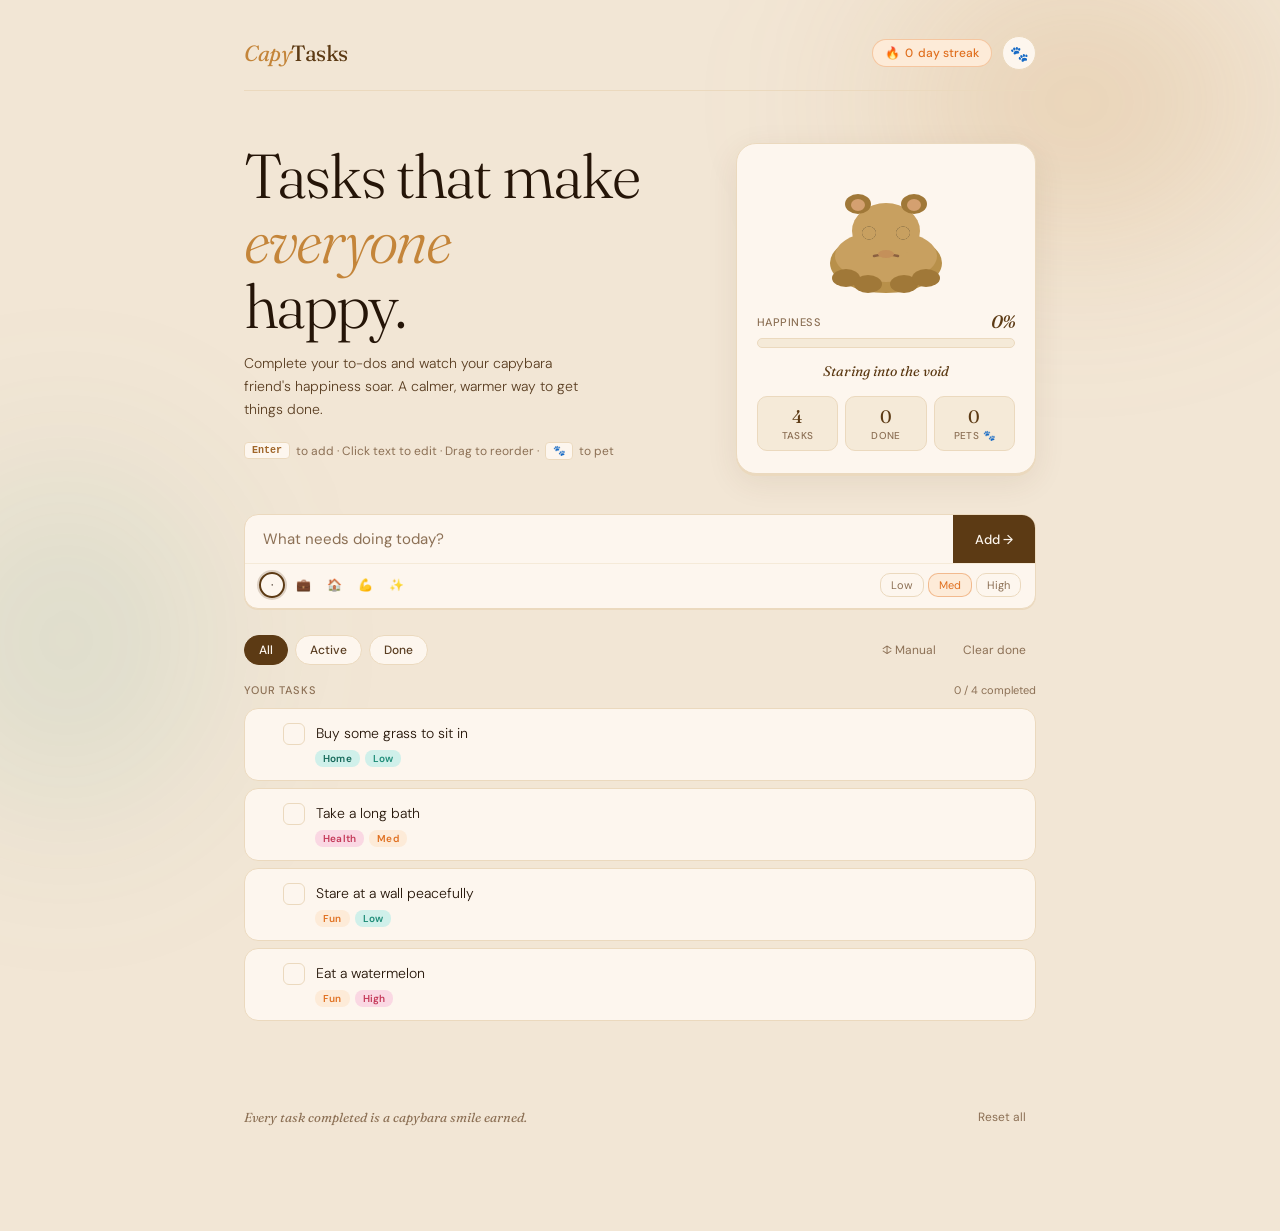
<file: index.html>
<!DOCTYPE html>
<html lang="en">
<head>
  <meta charset="UTF-8" />
  <meta name="viewport" content="width=device-width, initial-scale=1.0" />
  <title>CapyTasks — Happy Productivity</title>

  <link rel="preconnect" href="https://fonts.googleapis.com"/>
  <link href="https://fonts.googleapis.com/css2?family=Fraunces:ital,wght@0,300;0,400;0,500;1,300;1,400&family=DM+Sans:wght@300;400;500&display=swap" rel="stylesheet"/>

  <link rel="stylesheet" href="style.css" />
</head>
<body>

<div class="bg-blob" id="blob1"></div>
<div class="bg-blob" id="blob2"></div>
<div class="bg-blob" id="blob3"></div>

<div class="celebration" id="celebration">
  <div class="cel-card">
    <span class="cel-em">🎉</span>
    <div class="cel-title">All done!</div>
    <div class="cel-sub">
      Your capybara is absolutely thriving.<br/>
      You crushed every single task today.
    </div>
    <button class="cel-close" onclick="closeCelebration()">
      Keep going →
    </button>
  </div>
</div>

<div class="toast" id="toast"></div>

<div class="page">

  <header>
    <div class="brand" onclick="petCapybara()">
      <em>Capy</em>Tasks
    </div>

    <div class="header-right">
      <div class="streak-badge">
        🔥 <span id="streakCount">0</span> day streak
      </div>

      <button class="pet-btn" onclick="petCapybara()" title="Pet the capybara!">
        🐾
      </button>
    </div>
  </header>

  <div class="hero">

    <div>
      <h1 class="hero-title">
        Tasks that make<br/>
        <em>everyone</em><br/>
        happy.
      </h1>

      <p class="hero-sub">
        Complete your to-dos and watch your capybara friend's happiness soar.
        A calmer, warmer way to get things done.
      </p>

      <div class="hint-row">
        <span class="kbd">Enter</span> to add ·
        Click text to edit ·
        Drag to reorder ·
        <span class="kbd">🐾</span> to pet
      </div>
    </div>

    <div class="capy-panel">

      <div class="capy-svg-wrap" onclick="petCapybara()" title="Click to pet!">
        <div class="mood-ring" id="moodRing"></div>

        <!-- SVG -->
        <svg id="capySvg" width="160" height="130" viewBox="0 0 160 130" xmlns="http://www.w3.org/2000/svg">

          <ellipse cx="80" cy="97" rx="56" ry="30" fill="#B8904A"/>
          <ellipse cx="80" cy="90" rx="51" ry="26" fill="#C8A060"/>

          <ellipse cx="40" cy="112" rx="14" ry="9" fill="#A07838"/>
          <ellipse cx="62" cy="118" rx="14" ry="9" fill="#A07838"/>
          <ellipse cx="98" cy="118" rx="14" ry="9" fill="#A07838"/>
          <ellipse cx="120" cy="112" rx="14" ry="9" fill="#A07838"/>

          <ellipse cx="80" cy="65" rx="34" ry="28" fill="#C8A060"/>

          <g id="earL" style="transform-origin:52px 38px">
            <ellipse cx="52" cy="38" rx="13" ry="10" fill="#A07838"/>
            <ellipse cx="52" cy="39" rx="7" ry="6" fill="#D4A070"/>
          </g>

          <g id="earR" style="transform-origin:108px 38px">
            <ellipse cx="108" cy="38" rx="13" ry="10" fill="#A07838"/>
            <ellipse cx="108" cy="39" rx="7" ry="6" fill="#D4A070"/>
          </g>

          <ellipse cx="63" cy="67" rx="7" ry="6.5" fill="#2C2822"/>
          <ellipse cx="97" cy="67" rx="7" ry="6.5" fill="#2C2822"/>

          <ellipse cx="65.5" cy="65" rx="2.5" ry="2.5" fill="#fff"/>
          <ellipse cx="99.5" cy="65" rx="2.5" ry="2.5" fill="#fff"/>

          <ellipse cx="63" cy="67" rx="7" ry="6.5" fill="#C8A060" id="blinkL"/>
          <ellipse cx="97" cy="67" rx="7" ry="6.5" fill="#C8A060" id="blinkR"/>

          <path id="capyMouth"
            d="M 68 88 Q 80 93 92 88"
            stroke="#8B6040"
            stroke-width="2.5"
            fill="none"
            stroke-linecap="round"/>

          <ellipse cx="80" cy="88" rx="8" ry="4" fill="#C4905A"/>

          <ellipse cx="52" cy="76" rx="9" ry="6" fill="#E88090" opacity="0" id="blushL"/>
          <ellipse cx="108" cy="76" rx="9" ry="6" fill="#E88090" opacity="0" id="blushR"/>

        </svg>
      </div>

      <div class="hap-row">
        <div class="hap-top">
          <span>Happiness</span>
          <span class="hap-pct" id="pctLabel">0%</span>
        </div>

        <div class="hap-track">
          <div class="hap-fill" id="meterFill" style="width:0%">
            <div class="hap-shimmer"></div>
          </div>
        </div>
      </div>

      <div class="mood-label" id="moodLabel">
        Waiting for tasks…
      </div>

      <div class="stats-row">
        <div class="stat-chip">
          <div class="stat-v" id="statTotal">0</div>
          <div class="stat-l">Tasks</div>
        </div>

        <div class="stat-chip">
          <div class="stat-v" id="statDone">0</div>
          <div class="stat-l">Done</div>
        </div>

        <div class="stat-chip">
          <div class="stat-v" id="statPets">0</div>
          <div class="stat-l">Pets 🐾</div>
        </div>
      </div>

    </div>
  </div>

  <!-- ADD TASK -->
  <div class="add-wrap">

    <div class="add-main">
      <input
        class="add-input"
        id="taskInput"
        type="text"
        placeholder="What needs doing today?"
        onkeydown="if(event.key==='Enter')addTask()"
      />

      <button class="add-btn" onclick="addTask()">
        Add →
      </button>
    </div>

    <div class="add-meta">

      <div class="cat-pick" id="catPick">
        <div class="cat-dot sel" data-cat="none">·</div>
        <div class="cat-dot" data-cat="work">💼</div>
        <div class="cat-dot" data-cat="home">🏠</div>
        <div class="cat-dot" data-cat="health">💪</div>
        <div class="cat-dot" data-cat="fun">✨</div>
      </div>

      <div class="pri-pick" id="priPick">
        <button class="pri-btn" data-pri="low">Low</button>
        <button class="pri-btn sel-med" data-pri="med">Med</button>
        <button class="pri-btn" data-pri="high">High</button>
      </div>

    </div>
  </div>

  <!-- FILTERS -->
  <div class="filter-row">
    <button class="filter-btn active" data-filter="all" onclick="setFilter('all')">All</button>
    <button class="filter-btn" data-filter="active" onclick="setFilter('active')">Active</button>
    <button class="filter-btn" data-filter="done" onclick="setFilter('done')">Done</button>

    <span class="filter-sep"></span>

    <button class="ctrl-btn" onclick="cycleSortOrder()" id="sortBtn">
      ↕ Manual
    </button>

    <button class="ctrl-btn danger" onclick="clearDone()">
      Clear done
    </button>
  </div>

  <div class="tasks-header">
    <div class="tasks-title">Your tasks</div>
    <div class="tasks-meta" id="tasksMeta"></div>
  </div>

  <div
    class="task-list"
    id="taskList"
    ondragover="onDragOver(event)"
    ondrop="onDrop(event)"
    ondragleave="onDragLeave(event)"
  ></div>

  <footer>
    <span class="footer-quote">
      Every task completed is a capybara smile earned.
    </span>

    <button class="ctrl-btn danger" onclick="resetAll()">
      Reset all
    </button>
  </footer>

</div>

<script src="script.js"></script>
</body>
</html>
</file>
<file: style.css>
*{box-sizing:border-box;margin:0;padding:0}
:root{
  /* Page background — warm terracotta cream */
  --page-bg:#F2E6D5;
  /* Surface layers */
  --surface:#FDF6EE;       /* cards, panels */
  --surface2:#F5EAD8;      /* inner trays */
  --surface3:#EBD9BE;      /* borders, dividers */
  --surface4:#D9C5A0;      /* stronger borders */
  /* Capy brand — richer burnt caramel */
  --capy:#C4853A;
  --capy-mid:#A0662A;
  --capy-deep:#5C3A14;
  /* Teal accent — replaces muddy green */
  --teal:#1E8C78;
  --teal-light:#D0F0EA;
  --teal-mid:#156859;
  /* Sunset orange — replaces dull amber */
  --sun:#E07020;
  --sun-light:#FDEBD8;
  /* Rose — replaces washed red */
  --rose:#C43858;
  --rose-light:#FAD8E3;
  /* Periwinkle — replaces flat blue */
  --iris:#5058C8;
  --iris-light:#DDE0F8;
  /* Text */
  --text:#251508;
  --text-soft:#5A3E22;
  --text-muted:#8C7055;
  /* Misc */
  --radius:14px;
}
html,body{min-height:100vh;background:var(--page-bg);color:var(--text);font-family:'DM Sans',sans-serif;overflow-x:hidden}

.bg-blob{position:fixed;border-radius:50%;pointer-events:none;z-index:0;filter:blur(80px)}
#blob1{width:560px;height:420px;background:radial-gradient(ellipse,rgba(196,133,58,.28),transparent 68%);top:-12%;right:-6%}
#blob2{width:440px;height:520px;background:radial-gradient(ellipse,rgba(30,140,120,.14),transparent 68%);bottom:0;left:-12%}
#blob3{width:360px;height:360px;background:radial-gradient(ellipse,rgba(30,140,120,.22),transparent 68%);top:36%;right:6%;opacity:0;transition:opacity 1.2s}

.page{position:relative;z-index:1;max-width:840px;margin:0 auto;padding:36px 24px 100px}

/* HEADER */
header{display:flex;align-items:center;justify-content:space-between;margin-bottom:52px;padding-bottom:20px;border-bottom:1.5px solid var(--surface3)}
.brand{font-family:'Fraunces',serif;font-size:22px;font-weight:400;color:var(--capy-deep);letter-spacing:-.02em;cursor:pointer;user-select:none;transition:opacity .2s}
.brand:hover{opacity:.75}
.brand em{font-style:italic;color:var(--capy)}
.header-right{display:flex;align-items:center;gap:10px}
.streak-badge{display:flex;align-items:center;gap:5px;font-size:12px;font-weight:500;padding:5px 12px;border-radius:20px;background:var(--sun-light);color:var(--sun);border:1px solid rgba(224,112,32,.3);transition:transform .2s}
.streak-badge:hover{transform:scale(1.04)}
.pet-btn{width:34px;height:34px;border-radius:50%;background:var(--surface);border:1px solid var(--surface3);cursor:pointer;display:flex;align-items:center;justify-content:center;font-size:15px;transition:transform .2s,box-shadow .2s;line-height:1}
.pet-btn:hover{transform:scale(1.15) rotate(-10deg);box-shadow:0 3px 10px rgba(0,0,0,.12)}

/* HERO */
.hero{display:grid;grid-template-columns:1fr 300px;gap:28px;align-items:start;margin-bottom:40px}
@media(max-width:660px){.hero{grid-template-columns:1fr}.capy-panel{order:-1}}
.hero-title{font-family:'Fraunces',serif;font-size:clamp(38px,5.5vw,62px);font-weight:300;line-height:1.05;letter-spacing:-.03em;margin-bottom:14px}
.hero-title em{font-style:italic;color:var(--capy)}
.hero-sub{font-size:14px;color:var(--text-soft);line-height:1.65;max-width:340px;font-weight:300;margin-bottom:20px}
.hint-row{font-size:12px;color:var(--text-muted);display:flex;align-items:center;gap:6px;flex-wrap:wrap}
.kbd{display:inline-block;padding:2px 7px;background:var(--surface);border:1px solid var(--surface3);border-radius:4px;font-size:10px;font-family:monospace;color:var(--capy-mid);font-weight:600}

/* CAPY PANEL */
.capy-panel{background:var(--surface);border:1px solid var(--surface3);border-radius:20px;padding:22px 20px;display:flex;flex-direction:column;align-items:center;gap:14px;box-shadow:0 2px 0 var(--surface3),0 8px 32px rgba(92,58,20,.09);position:sticky;top:20px}
.capy-svg-wrap{position:relative;width:160px;height:130px;cursor:pointer}
.capy-svg-wrap:hover #capySvg{transform:scale(1.06)}
#capySvg{transition:transform .3s cubic-bezier(.34,1.56,.64,1)}
.mood-ring{position:absolute;inset:-10px;border-radius:50%;border:2.5px solid transparent;transition:border-color .9s,box-shadow .9s;pointer-events:none}
.mood-ring.pulse{animation:ringPulse 1.6s ease-in-out 3}
@keyframes ringPulse{0%,100%{transform:scale(1)}50%{transform:scale(1.1)}}
.hap-row{width:100%;display:flex;flex-direction:column;gap:5px}
.hap-top{display:flex;justify-content:space-between;align-items:center;font-size:11px;color:var(--text-muted);font-weight:500;letter-spacing:.04em;text-transform:uppercase}
.hap-pct{font-family:'Fraunces',serif;font-size:18px;color:var(--capy-deep);font-style:italic;letter-spacing:-.02em}
.hap-track{height:10px;background:var(--surface2);border-radius:5px;overflow:hidden;position:relative;border:1px solid var(--surface3)}
.hap-fill{height:100%;border-radius:5px;background:var(--capy);transition:width .8s cubic-bezier(.34,1.56,.64,1),background .7s}
.hap-shimmer{position:absolute;top:0;left:-120%;width:60%;height:100%;background:linear-gradient(90deg,transparent,rgba(255,255,255,.6),transparent);animation:shim 2.2s infinite}
@keyframes shim{to{left:220%}}
.mood-label{text-align:center;font-family:'Fraunces',serif;font-style:italic;font-size:14px;color:var(--capy-deep);min-height:20px}
.mood-change{animation:moodSlide .35s ease}
@keyframes moodSlide{from{opacity:0;transform:translateY(5px)}to{opacity:1;transform:translateY(0)}}
.stats-row{display:flex;gap:7px;width:100%}
.stat-chip{flex:1;text-align:center;padding:8px 4px;background:var(--surface2);border-radius:10px;border:1px solid var(--surface3);cursor:default;transition:border-color .15s}
.stat-chip:hover{border-color:var(--surface4)}
.stat-v{font-family:'Fraunces',serif;font-size:18px;color:var(--capy-deep)}
.stat-l{font-size:10px;color:var(--text-muted);font-weight:500;letter-spacing:.04em;text-transform:uppercase;margin-top:1px}

/* ADD TASK */
.add-wrap{margin-bottom:26px;background:var(--surface);border:1.5px solid var(--surface3);border-radius:var(--radius);overflow:hidden;box-shadow:0 1px 0 var(--surface3);transition:border-color .2s,box-shadow .2s}
.add-wrap:focus-within{border-color:var(--capy);box-shadow:0 0 0 3px rgba(196,133,58,.18)}
.add-main{display:flex}
.add-input{flex:1;font-family:'DM Sans',sans-serif;font-size:15px;padding:14px 18px;background:none;border:none;color:var(--text);outline:none}
.add-input::placeholder{color:var(--text-muted)}
.add-btn{font-family:'DM Sans',sans-serif;font-size:13px;font-weight:500;padding:0 22px;background:var(--capy-deep);color:var(--surface);border:none;cursor:pointer;transition:background .15s,transform .1s;white-space:nowrap}
.add-btn:hover{background:var(--capy)}
.add-btn:active{transform:scale(.96)}
.add-meta{display:flex;align-items:center;gap:8px;padding:8px 14px 10px;border-top:1px solid var(--surface2);flex-wrap:wrap}
.cat-pick{display:flex;gap:5px}
.cat-dot{width:26px;height:26px;border-radius:50%;cursor:pointer;display:flex;align-items:center;justify-content:center;font-size:12px;border:2px solid transparent;transition:transform .15s,border-color .15s}
.cat-dot:hover{transform:scale(1.2)}
.cat-dot.sel{border-color:var(--capy-deep);box-shadow:0 0 0 2px rgba(92,58,20,.2)}
.pri-pick{display:flex;gap:4px;margin-left:auto}
.pri-btn{font-size:11px;padding:4px 10px;border-radius:10px;border:1px solid var(--surface3);background:none;cursor:pointer;color:var(--text-muted);transition:all .15s;font-family:'DM Sans',sans-serif}
.pri-btn:hover{background:var(--surface2);color:var(--text)}
.pri-btn.sel-high{background:var(--rose-light);color:var(--rose);border-color:rgba(196,56,88,.4)}
.pri-btn.sel-med{background:var(--sun-light);color:var(--sun);border-color:rgba(224,112,32,.4)}
.pri-btn.sel-low{background:var(--teal-light);color:var(--teal);border-color:rgba(30,140,120,.4)}

/* FILTERS */
.filter-row{display:flex;align-items:center;gap:7px;margin-bottom:18px;flex-wrap:wrap}
.filter-btn{font-family:'DM Sans',sans-serif;font-size:12px;font-weight:500;padding:6px 14px;border-radius:20px;border:1px solid var(--surface3);background:var(--surface);color:var(--text-soft);cursor:pointer;transition:all .15s}
.filter-btn:hover{border-color:var(--capy);color:var(--capy-deep)}
.filter-btn.active{background:var(--capy-deep);color:var(--surface);border-color:var(--capy-deep)}
.filter-sep{flex:1}
.ctrl-btn{font-size:12px;color:var(--text-muted);cursor:pointer;padding:5px 9px;border-radius:8px;border:1px solid transparent;background:none;font-family:'DM Sans',sans-serif;transition:all .15s}
.ctrl-btn:hover{border-color:var(--surface3);color:var(--text)}
.ctrl-btn.danger:hover{border-color:var(--rose);color:var(--rose)}

/* TASKS */
.tasks-header{display:flex;align-items:center;justify-content:space-between;margin-bottom:11px}
.tasks-title{font-size:11px;font-weight:500;letter-spacing:.08em;text-transform:uppercase;color:var(--text-muted)}
.tasks-meta{font-size:11px;color:var(--text-muted)}
.task-list{display:flex;flex-direction:column;gap:7px;min-height:20px}
.task-list.drag-over{outline:2px dashed var(--capy);outline-offset:6px;border-radius:var(--radius)}

.task-item{
  display:flex;align-items:flex-start;gap:10px;
  padding:13px 14px;
  background:var(--surface);
  border:1px solid var(--surface3);
  border-radius:var(--radius);
  transition:opacity .3s,border-color .2s,box-shadow .2s,transform .15s;
  animation:slideIn .22s ease-out both;
  position:relative;
}
.task-item:hover{border-color:var(--capy);box-shadow:0 3px 14px rgba(196,133,58,.18);transform:translateX(2px)}
.task-item.done{opacity:.42}
.task-item.done:hover{opacity:.65;transform:none}
.task-item.dragging{opacity:.35;transform:scale(.97)}
.task-item.drag-over-top{border-top-color:var(--teal);border-top-width:3px}
.task-item.drag-over-bottom{border-bottom-color:var(--teal);border-bottom-width:3px}
@keyframes slideIn{from{opacity:0;transform:translateX(-12px)}to{opacity:1;transform:translateX(0)}}
.drag-handle{cursor:grab;color:var(--text-muted);font-size:13px;opacity:0;transition:opacity .15s;flex-shrink:0;padding:3px 2px;margin-top:1px;line-height:1}
.task-item:hover .drag-handle{opacity:.5}
.drag-handle:active{cursor:grabbing}

.check{
  width:22px;height:22px;border-radius:6px;border:1.5px solid var(--surface3);
  background:none;cursor:pointer;flex-shrink:0;margin-top:1px;
  display:flex;align-items:center;justify-content:center;
  transition:all .2s;position:relative;
}
.check:hover{border-color:var(--capy);background:rgba(196,133,58,.12);transform:scale(1.12)}
.check.done{background:var(--teal);border-color:var(--teal)}
.check.done::after{content:'';display:block;width:11px;height:7px;border-left:2px solid #fff;border-bottom:2px solid #fff;transform:rotate(-45deg) translateY(-1px)}
.check.pop{animation:checkPop .35s cubic-bezier(.36,.07,.19,.97)}
@keyframes checkPop{0%{transform:scale(1)}40%{transform:scale(1.45)}70%{transform:scale(.92)}100%{transform:scale(1)}}

.task-body{flex:1;min-width:0}
.task-text-el{font-size:14px;color:var(--text);font-weight:300;line-height:1.5;border:1px solid transparent;border-radius:6px;padding:2px 5px;margin:-2px -5px;transition:border-color .15s,background .15s;outline:none;cursor:text;word-break:break-word;white-space:pre-wrap}
.task-text-el:hover{border-color:var(--surface3)}
.task-text-el:focus{border-color:var(--capy);background:rgba(196,133,58,.06)}
.task-item.done .task-text-el{text-decoration:line-through;color:var(--text-muted)}
.task-tags{display:flex;gap:5px;margin-top:5px;flex-wrap:wrap}
.tag{font-size:10px;font-weight:600;padding:2px 8px;border-radius:8px;letter-spacing:.02em}
/* Category tags — vivid fills */
.cat-work{background:var(--iris-light);color:var(--iris)}
.cat-home{background:var(--teal-light);color:var(--teal-mid)}
.cat-health{background:var(--rose-light);color:var(--rose)}
.cat-fun{background:var(--sun-light);color:var(--sun)}
/* Priority tags */
.pri-high{background:var(--rose-light);color:var(--rose)}
.pri-med{background:var(--sun-light);color:var(--sun)}
.pri-low{background:var(--teal-light);color:var(--teal)}
.task-actions{display:flex;align-items:center;gap:2px;flex-shrink:0;margin-top:1px}
.act-btn{background:none;border:none;cursor:pointer;padding:5px;border-radius:6px;color:var(--text-muted);font-size:15px;line-height:1;transition:all .15s;opacity:0}
.task-item:hover .act-btn{opacity:1}
.act-btn:hover{color:var(--text);background:var(--surface2)}
.act-btn.del:hover{color:var(--rose);background:var(--rose-light)}

.empty{text-align:center;padding:44px 24px;color:var(--text-muted);font-family:'Fraunces',serif;font-style:italic;font-size:17px;animation:fadeIn .3s ease}
@keyframes fadeIn{from{opacity:0}to{opacity:1}}

/* CELEBRATION */
.celebration{position:fixed;inset:0;z-index:600;display:flex;align-items:center;justify-content:center;background:rgba(245,237,214,.88);backdrop-filter:blur(6px);opacity:0;pointer-events:none;transition:opacity .4s}
.celebration.show{opacity:1;pointer-events:all}
.cel-card{background:var(--white);border:1px solid var(--sand3);border-radius:24px;padding:44px 52px;text-align:center;box-shadow:0 20px 60px rgba(107,78,42,.15);transform:scale(.75);transition:transform .45s cubic-bezier(.34,1.56,.64,1)}
.celebration.show .cel-card{transform:scale(1)}
.cel-em{font-size:68px;margin-bottom:14px;display:block;animation:spinIn .5s .1s both}
@keyframes spinIn{from{transform:rotate(-25deg) scale(.4)}to{transform:rotate(0) scale(1)}}
.cel-title{font-family:'Fraunces',serif;font-size:30px;font-weight:400;color:var(--capy-deep);margin-bottom:8px}
.cel-sub{font-size:14px;color:var(--text-soft);margin-bottom:26px;font-weight:300;line-height:1.6}
.cel-close{font-family:'DM Sans',sans-serif;font-size:14px;font-weight:500;padding:12px 32px;background:var(--capy-deep);color:var(--white);border:none;border-radius:var(--radius);cursor:pointer;transition:background .15s}
.cel-close:hover{background:var(--capy)}

/* TOAST */
.toast{position:fixed;bottom:24px;right:24px;background:var(--capy-deep);color:var(--white);font-size:13px;padding:10px 18px;border-radius:10px;box-shadow:0 4px 16px rgba(0,0,0,.15);opacity:0;transform:translateY(8px);transition:all .25s;pointer-events:none;z-index:900}
.toast.show{opacity:1;transform:translateY(0)}

/* PARTICLES */
.particle{position:fixed;pointer-events:none;z-index:800;animation:particleFly 1.1s ease-out forwards}
@keyframes particleFly{0%{opacity:1;transform:translate(0,0) scale(1)}100%{opacity:0;transform:translate(var(--dx),var(--dy)) scale(.15) rotate(var(--dr))}}
.confetti-piece{position:fixed;pointer-events:none;z-index:800;animation:cfall var(--dur) linear forwards}
@keyframes cfall{0%{opacity:1;transform:translateY(0) rotate(0) translateX(0)}100%{opacity:0;transform:translateY(105vh) rotate(540deg) translateX(var(--dx))}}

/* CAPY ANIMATIONS */
.capy-bounce{animation:capBounce .52s cubic-bezier(.36,.07,.19,.97)}
@keyframes capBounce{0%,100%{transform:translateY(0) scale(1)}35%{transform:translateY(-15px) scale(.96)}65%{transform:translateY(-5px) scale(1.02)}}
.ear-wiggle{animation:earWig .42s ease-in-out}
@keyframes earWig{0%,100%{transform:rotate(0)}25%{transform:rotate(-20deg)}75%{transform:rotate(14deg)}}

/* FOOTER */
footer{margin-top:60px;padding-top:22px;border-top:1px solid var(--sand3);display:flex;align-items:center;justify-content:space-between}
.footer-quote{font-family:'Fraunces',serif;font-style:italic;font-size:13px;color:var(--text-muted)}
</file>
<file: capystyle.css>
*{box-sizing:border-box;margin:0;padding:0}
:root{
  /* Page background — warm terracotta cream */
  --page-bg:#F2E6D5;
  /* Surface layers */
  --surface:#FDF6EE;       /* cards, panels */
  --surface2:#F5EAD8;      /* inner trays */
  --surface3:#EBD9BE;      /* borders, dividers */
  --surface4:#D9C5A0;      /* stronger borders */
  /* Capy brand — richer burnt caramel */
  --capy:#C4853A;
  --capy-mid:#A0662A;
  --capy-deep:#5C3A14;
  /* Teal accent — replaces muddy green */
  --teal:#1E8C78;
  --teal-light:#D0F0EA;
  --teal-mid:#156859;
  /* Sunset orange — replaces dull amber */
  --sun:#E07020;
  --sun-light:#FDEBD8;
  /* Rose — replaces washed red */
  --rose:#C43858;
  --rose-light:#FAD8E3;
  /* Periwinkle — replaces flat blue */
  --iris:#5058C8;
  --iris-light:#DDE0F8;
  /* Text */
  --text:#251508;
  --text-soft:#5A3E22;
  --text-muted:#8C7055;
  /* Misc */
  --radius:14px;
}
html,body{min-height:100vh;background:var(--page-bg);color:var(--text);font-family:'DM Sans',sans-serif;overflow-x:hidden}

.bg-blob{position:fixed;border-radius:50%;pointer-events:none;z-index:0;filter:blur(80px)}
#blob1{width:560px;height:420px;background:radial-gradient(ellipse,rgba(196,133,58,.28),transparent 68%);top:-12%;right:-6%}
#blob2{width:440px;height:520px;background:radial-gradient(ellipse,rgba(30,140,120,.14),transparent 68%);bottom:0;left:-12%}
#blob3{width:360px;height:360px;background:radial-gradient(ellipse,rgba(30,140,120,.22),transparent 68%);top:36%;right:6%;opacity:0;transition:opacity 1.2s}

.page{position:relative;z-index:1;max-width:840px;margin:0 auto;padding:36px 24px 100px}

/* HEADER */
header{display:flex;align-items:center;justify-content:space-between;margin-bottom:52px;padding-bottom:20px;border-bottom:1.5px solid var(--surface3)}
.brand{font-family:'Fraunces',serif;font-size:22px;font-weight:400;color:var(--capy-deep);letter-spacing:-.02em;cursor:pointer;user-select:none;transition:opacity .2s}
.brand:hover{opacity:.75}
.brand em{font-style:italic;color:var(--capy)}
.header-right{display:flex;align-items:center;gap:10px}
.streak-badge{display:flex;align-items:center;gap:5px;font-size:12px;font-weight:500;padding:5px 12px;border-radius:20px;background:var(--sun-light);color:var(--sun);border:1px solid rgba(224,112,32,.3);transition:transform .2s}
.streak-badge:hover{transform:scale(1.04)}
.pet-btn{width:34px;height:34px;border-radius:50%;background:var(--surface);border:1px solid var(--surface3);cursor:pointer;display:flex;align-items:center;justify-content:center;font-size:15px;transition:transform .2s,box-shadow .2s;line-height:1}
.pet-btn:hover{transform:scale(1.15) rotate(-10deg);box-shadow:0 3px 10px rgba(0,0,0,.12)}

/* HERO */
.hero{display:grid;grid-template-columns:1fr 300px;gap:28px;align-items:start;margin-bottom:40px}
@media(max-width:660px){.hero{grid-template-columns:1fr}.capy-panel{order:-1}}
.hero-title{font-family:'Fraunces',serif;font-size:clamp(38px,5.5vw,62px);font-weight:300;line-height:1.05;letter-spacing:-.03em;margin-bottom:14px}
.hero-title em{font-style:italic;color:var(--capy)}
.hero-sub{font-size:14px;color:var(--text-soft);line-height:1.65;max-width:340px;font-weight:300;margin-bottom:20px}
.hint-row{font-size:12px;color:var(--text-muted);display:flex;align-items:center;gap:6px;flex-wrap:wrap}
.kbd{display:inline-block;padding:2px 7px;background:var(--surface);border:1px solid var(--surface3);border-radius:4px;font-size:10px;font-family:monospace;color:var(--capy-mid);font-weight:600}

/* CAPY PANEL */
.capy-panel{background:var(--surface);border:1px solid var(--surface3);border-radius:20px;padding:22px 20px;display:flex;flex-direction:column;align-items:center;gap:14px;box-shadow:0 2px 0 var(--surface3),0 8px 32px rgba(92,58,20,.09);position:sticky;top:20px}
.capy-svg-wrap{position:relative;width:160px;height:130px;cursor:pointer}
.capy-svg-wrap:hover #capySvg{transform:scale(1.06)}
#capySvg{transition:transform .3s cubic-bezier(.34,1.56,.64,1)}
.mood-ring{position:absolute;inset:-10px;border-radius:50%;border:2.5px solid transparent;transition:border-color .9s,box-shadow .9s;pointer-events:none}
.mood-ring.pulse{animation:ringPulse 1.6s ease-in-out 3}
@keyframes ringPulse{0%,100%{transform:scale(1)}50%{transform:scale(1.1)}}
.hap-row{width:100%;display:flex;flex-direction:column;gap:5px}
.hap-top{display:flex;justify-content:space-between;align-items:center;font-size:11px;color:var(--text-muted);font-weight:500;letter-spacing:.04em;text-transform:uppercase}
.hap-pct{font-family:'Fraunces',serif;font-size:18px;color:var(--capy-deep);font-style:italic;letter-spacing:-.02em}
.hap-track{height:10px;background:var(--surface2);border-radius:5px;overflow:hidden;position:relative;border:1px solid var(--surface3)}
.hap-fill{height:100%;border-radius:5px;background:var(--capy);transition:width .8s cubic-bezier(.34,1.56,.64,1),background .7s}
.hap-shimmer{position:absolute;top:0;left:-120%;width:60%;height:100%;background:linear-gradient(90deg,transparent,rgba(255,255,255,.6),transparent);animation:shim 2.2s infinite}
@keyframes shim{to{left:220%}}
.mood-label{text-align:center;font-family:'Fraunces',serif;font-style:italic;font-size:14px;color:var(--capy-deep);min-height:20px}
.mood-change{animation:moodSlide .35s ease}
@keyframes moodSlide{from{opacity:0;transform:translateY(5px)}to{opacity:1;transform:translateY(0)}}
.stats-row{display:flex;gap:7px;width:100%}
.stat-chip{flex:1;text-align:center;padding:8px 4px;background:var(--surface2);border-radius:10px;border:1px solid var(--surface3);cursor:default;transition:border-color .15s}
.stat-chip:hover{border-color:var(--surface4)}
.stat-v{font-family:'Fraunces',serif;font-size:18px;color:var(--capy-deep)}
.stat-l{font-size:10px;color:var(--text-muted);font-weight:500;letter-spacing:.04em;text-transform:uppercase;margin-top:1px}

/* ADD TASK */
.add-wrap{margin-bottom:26px;background:var(--surface);border:1.5px solid var(--surface3);border-radius:var(--radius);overflow:hidden;box-shadow:0 1px 0 var(--surface3);transition:border-color .2s,box-shadow .2s}
.add-wrap:focus-within{border-color:var(--capy);box-shadow:0 0 0 3px rgba(196,133,58,.18)}
.add-main{display:flex}
.add-input{flex:1;font-family:'DM Sans',sans-serif;font-size:15px;padding:14px 18px;background:none;border:none;color:var(--text);outline:none}
.add-input::placeholder{color:var(--text-muted)}
.add-btn{font-family:'DM Sans',sans-serif;font-size:13px;font-weight:500;padding:0 22px;background:var(--capy-deep);color:var(--surface);border:none;cursor:pointer;transition:background .15s,transform .1s;white-space:nowrap}
.add-btn:hover{background:var(--capy)}
.add-btn:active{transform:scale(.96)}
.add-meta{display:flex;align-items:center;gap:8px;padding:8px 14px 10px;border-top:1px solid var(--surface2);flex-wrap:wrap}
.cat-pick{display:flex;gap:5px}
.cat-dot{width:26px;height:26px;border-radius:50%;cursor:pointer;display:flex;align-items:center;justify-content:center;font-size:12px;border:2px solid transparent;transition:transform .15s,border-color .15s}
.cat-dot:hover{transform:scale(1.2)}
.cat-dot.sel{border-color:var(--capy-deep);box-shadow:0 0 0 2px rgba(92,58,20,.2)}
.pri-pick{display:flex;gap:4px;margin-left:auto}
.pri-btn{font-size:11px;padding:4px 10px;border-radius:10px;border:1px solid var(--surface3);background:none;cursor:pointer;color:var(--text-muted);transition:all .15s;font-family:'DM Sans',sans-serif}
.pri-btn:hover{background:var(--surface2);color:var(--text)}
.pri-btn.sel-high{background:var(--rose-light);color:var(--rose);border-color:rgba(196,56,88,.4)}
.pri-btn.sel-med{background:var(--sun-light);color:var(--sun);border-color:rgba(224,112,32,.4)}
.pri-btn.sel-low{background:var(--teal-light);color:var(--teal);border-color:rgba(30,140,120,.4)}

/* FILTERS */
.filter-row{display:flex;align-items:center;gap:7px;margin-bottom:18px;flex-wrap:wrap}
.filter-btn{font-family:'DM Sans',sans-serif;font-size:12px;font-weight:500;padding:6px 14px;border-radius:20px;border:1px solid var(--surface3);background:var(--surface);color:var(--text-soft);cursor:pointer;transition:all .15s}
.filter-btn:hover{border-color:var(--capy);color:var(--capy-deep)}
.filter-btn.active{background:var(--capy-deep);color:var(--surface);border-color:var(--capy-deep)}
.filter-sep{flex:1}
.ctrl-btn{font-size:12px;color:var(--text-muted);cursor:pointer;padding:5px 9px;border-radius:8px;border:1px solid transparent;background:none;font-family:'DM Sans',sans-serif;transition:all .15s}
.ctrl-btn:hover{border-color:var(--surface3);color:var(--text)}
.ctrl-btn.danger:hover{border-color:var(--rose);color:var(--rose)}

/* TASKS */
.tasks-header{display:flex;align-items:center;justify-content:space-between;margin-bottom:11px}
.tasks-title{font-size:11px;font-weight:500;letter-spacing:.08em;text-transform:uppercase;color:var(--text-muted)}
.tasks-meta{font-size:11px;color:var(--text-muted)}
.task-list{display:flex;flex-direction:column;gap:7px;min-height:20px}
.task-list.drag-over{outline:2px dashed var(--capy);outline-offset:6px;border-radius:var(--radius)}

.task-item{
  display:flex;align-items:flex-start;gap:10px;
  padding:13px 14px;
  background:var(--surface);
  border:1px solid var(--surface3);
  border-radius:var(--radius);
  transition:opacity .3s,border-color .2s,box-shadow .2s,transform .15s;
  animation:slideIn .22s ease-out both;
  position:relative;
}
.task-item:hover{border-color:var(--capy);box-shadow:0 3px 14px rgba(196,133,58,.18);transform:translateX(2px)}
.task-item.done{opacity:.42}
.task-item.done:hover{opacity:.65;transform:none}
.task-item.dragging{opacity:.35;transform:scale(.97)}
.task-item.drag-over-top{border-top-color:var(--teal);border-top-width:3px}
.task-item.drag-over-bottom{border-bottom-color:var(--teal);border-bottom-width:3px}
@keyframes slideIn{from{opacity:0;transform:translateX(-12px)}to{opacity:1;transform:translateX(0)}}
.drag-handle{cursor:grab;color:var(--text-muted);font-size:13px;opacity:0;transition:opacity .15s;flex-shrink:0;padding:3px 2px;margin-top:1px;line-height:1}
.task-item:hover .drag-handle{opacity:.5}
.drag-handle:active{cursor:grabbing}

.check{
  width:22px;height:22px;border-radius:6px;border:1.5px solid var(--surface3);
  background:none;cursor:pointer;flex-shrink:0;margin-top:1px;
  display:flex;align-items:center;justify-content:center;
  transition:all .2s;position:relative;
}
.check:hover{border-color:var(--capy);background:rgba(196,133,58,.12);transform:scale(1.12)}
.check.done{background:var(--teal);border-color:var(--teal)}
.check.done::after{content:'';display:block;width:11px;height:7px;border-left:2px solid #fff;border-bottom:2px solid #fff;transform:rotate(-45deg) translateY(-1px)}
.check.pop{animation:checkPop .35s cubic-bezier(.36,.07,.19,.97)}
@keyframes checkPop{0%{transform:scale(1)}40%{transform:scale(1.45)}70%{transform:scale(.92)}100%{transform:scale(1)}}

.task-body{flex:1;min-width:0}
.task-text-el{font-size:14px;color:var(--text);font-weight:300;line-height:1.5;border:1px solid transparent;border-radius:6px;padding:2px 5px;margin:-2px -5px;transition:border-color .15s,background .15s;outline:none;cursor:text;word-break:break-word;white-space:pre-wrap}
.task-text-el:hover{border-color:var(--surface3)}
.task-text-el:focus{border-color:var(--capy);background:rgba(196,133,58,.06)}
.task-item.done .task-text-el{text-decoration:line-through;color:var(--text-muted)}
.task-tags{display:flex;gap:5px;margin-top:5px;flex-wrap:wrap}
.tag{font-size:10px;font-weight:600;padding:2px 8px;border-radius:8px;letter-spacing:.02em}
/* Category tags — vivid fills */
.cat-work{background:var(--iris-light);color:var(--iris)}
.cat-home{background:var(--teal-light);color:var(--teal-mid)}
.cat-health{background:var(--rose-light);color:var(--rose)}
.cat-fun{background:var(--sun-light);color:var(--sun)}
/* Priority tags */
.pri-high{background:var(--rose-light);color:var(--rose)}
.pri-med{background:var(--sun-light);color:var(--sun)}
.pri-low{background:var(--teal-light);color:var(--teal)}
.task-actions{display:flex;align-items:center;gap:2px;flex-shrink:0;margin-top:1px}
.act-btn{background:none;border:none;cursor:pointer;padding:5px;border-radius:6px;color:var(--text-muted);font-size:15px;line-height:1;transition:all .15s;opacity:0}
.task-item:hover .act-btn{opacity:1}
.act-btn:hover{color:var(--text);background:var(--surface2)}
.act-btn.del:hover{color:var(--rose);background:var(--rose-light)}

.empty{text-align:center;padding:44px 24px;color:var(--text-muted);font-family:'Fraunces',serif;font-style:italic;font-size:17px;animation:fadeIn .3s ease}
@keyframes fadeIn{from{opacity:0}to{opacity:1}}

/* CELEBRATION */
.celebration{position:fixed;inset:0;z-index:600;display:flex;align-items:center;justify-content:center;background:rgba(245,237,214,.88);backdrop-filter:blur(6px);opacity:0;pointer-events:none;transition:opacity .4s}
.celebration.show{opacity:1;pointer-events:all}
.cel-card{background:var(--white);border:1px solid var(--sand3);border-radius:24px;padding:44px 52px;text-align:center;box-shadow:0 20px 60px rgba(107,78,42,.15);transform:scale(.75);transition:transform .45s cubic-bezier(.34,1.56,.64,1)}
.celebration.show .cel-card{transform:scale(1)}
.cel-em{font-size:68px;margin-bottom:14px;display:block;animation:spinIn .5s .1s both}
@keyframes spinIn{from{transform:rotate(-25deg) scale(.4)}to{transform:rotate(0) scale(1)}}
.cel-title{font-family:'Fraunces',serif;font-size:30px;font-weight:400;color:var(--capy-deep);margin-bottom:8px}
.cel-sub{font-size:14px;color:var(--text-soft);margin-bottom:26px;font-weight:300;line-height:1.6}
.cel-close{font-family:'DM Sans',sans-serif;font-size:14px;font-weight:500;padding:12px 32px;background:var(--capy-deep);color:var(--white);border:none;border-radius:var(--radius);cursor:pointer;transition:background .15s}
.cel-close:hover{background:var(--capy)}

/* TOAST */
.toast{position:fixed;bottom:24px;right:24px;background:var(--capy-deep);color:var(--white);font-size:13px;padding:10px 18px;border-radius:10px;box-shadow:0 4px 16px rgba(0,0,0,.15);opacity:0;transform:translateY(8px);transition:all .25s;pointer-events:none;z-index:900}
.toast.show{opacity:1;transform:translateY(0)}

/* PARTICLES */
.particle{position:fixed;pointer-events:none;z-index:800;animation:particleFly 1.1s ease-out forwards}
@keyframes particleFly{0%{opacity:1;transform:translate(0,0) scale(1)}100%{opacity:0;transform:translate(var(--dx),var(--dy)) scale(.15) rotate(var(--dr))}}
.confetti-piece{position:fixed;pointer-events:none;z-index:800;animation:cfall var(--dur) linear forwards}
@keyframes cfall{0%{opacity:1;transform:translateY(0) rotate(0) translateX(0)}100%{opacity:0;transform:translateY(105vh) rotate(540deg) translateX(var(--dx))}}

/* CAPY ANIMATIONS */
.capy-bounce{animation:capBounce .52s cubic-bezier(.36,.07,.19,.97)}
@keyframes capBounce{0%,100%{transform:translateY(0) scale(1)}35%{transform:translateY(-15px) scale(.96)}65%{transform:translateY(-5px) scale(1.02)}}
.ear-wiggle{animation:earWig .42s ease-in-out}
@keyframes earWig{0%,100%{transform:rotate(0)}25%{transform:rotate(-20deg)}75%{transform:rotate(14deg)}}

/* FOOTER */
footer{margin-top:60px;padding-top:22px;border-top:1px solid var(--sand3);display:flex;align-items:center;justify-content:space-between}
.footer-quote{font-family:'Fraunces',serif;font-style:italic;font-size:13px;color:var(--text-muted)}
</file>
